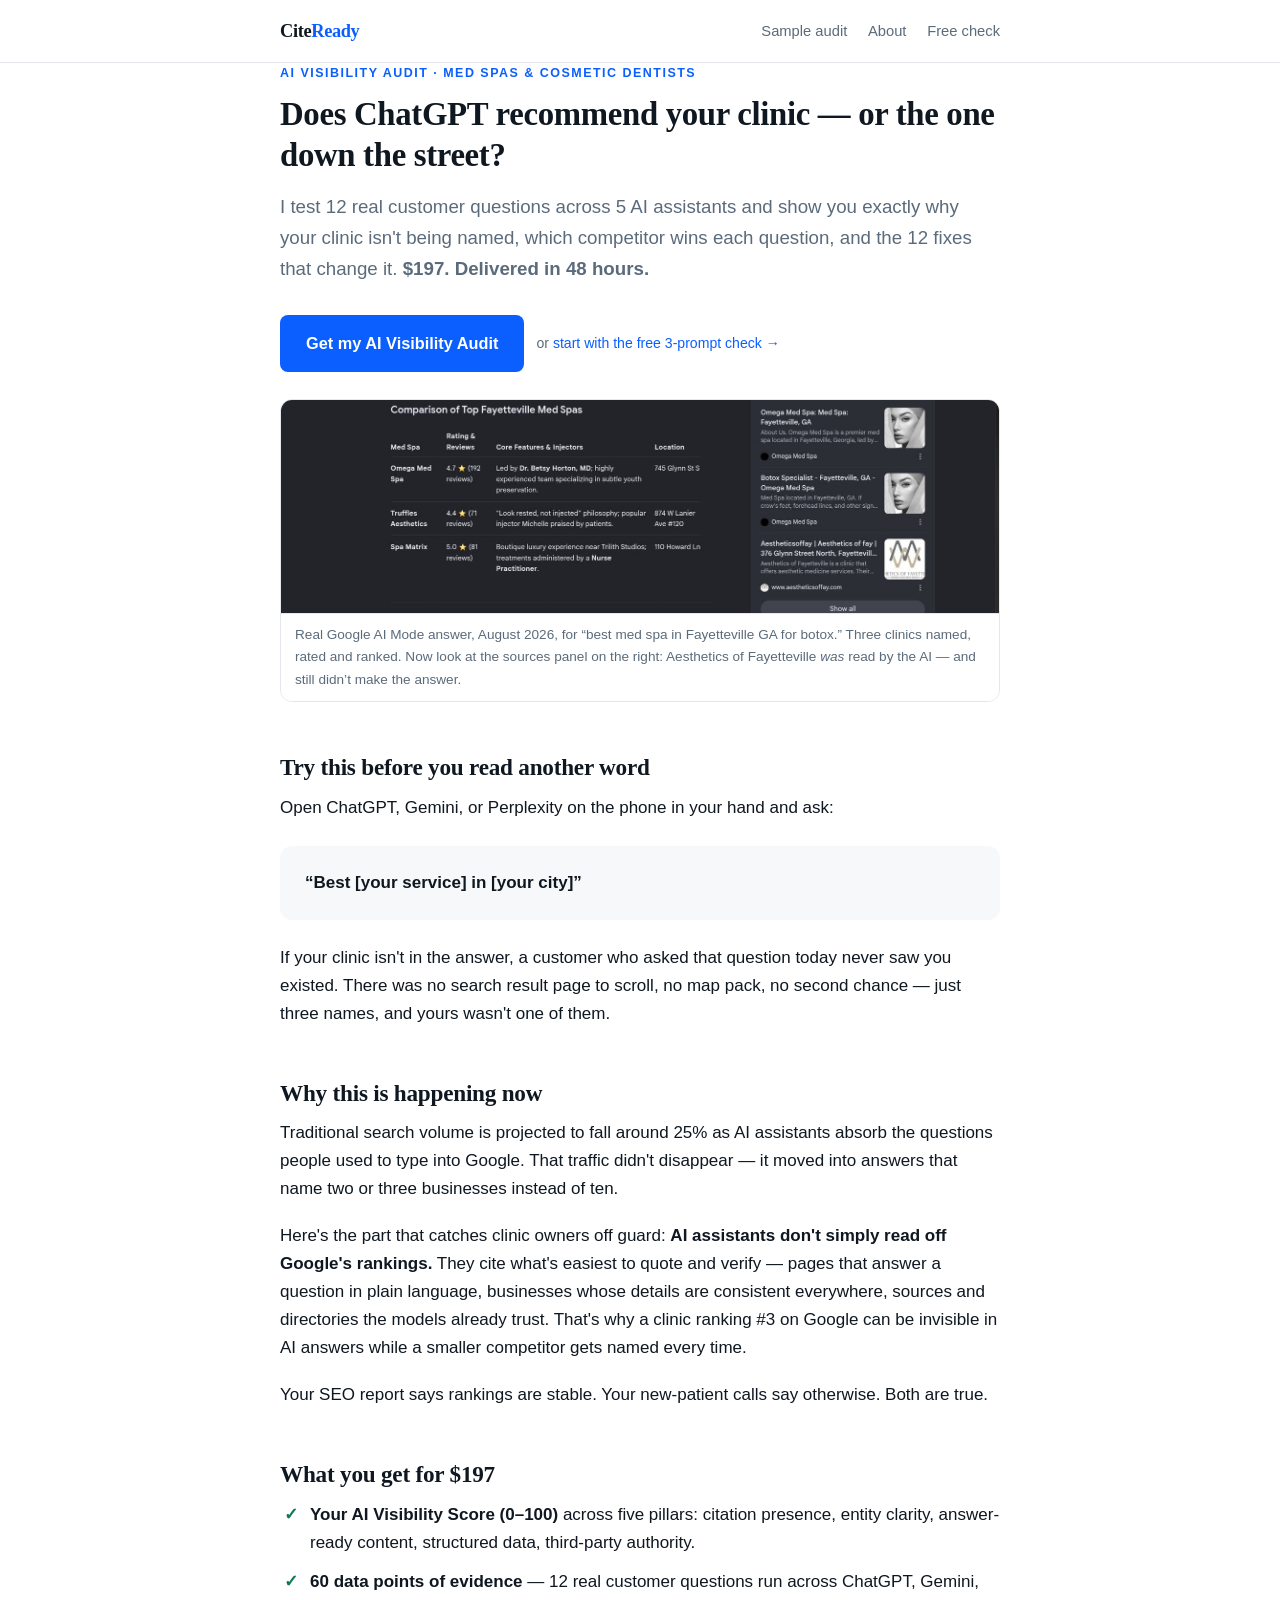
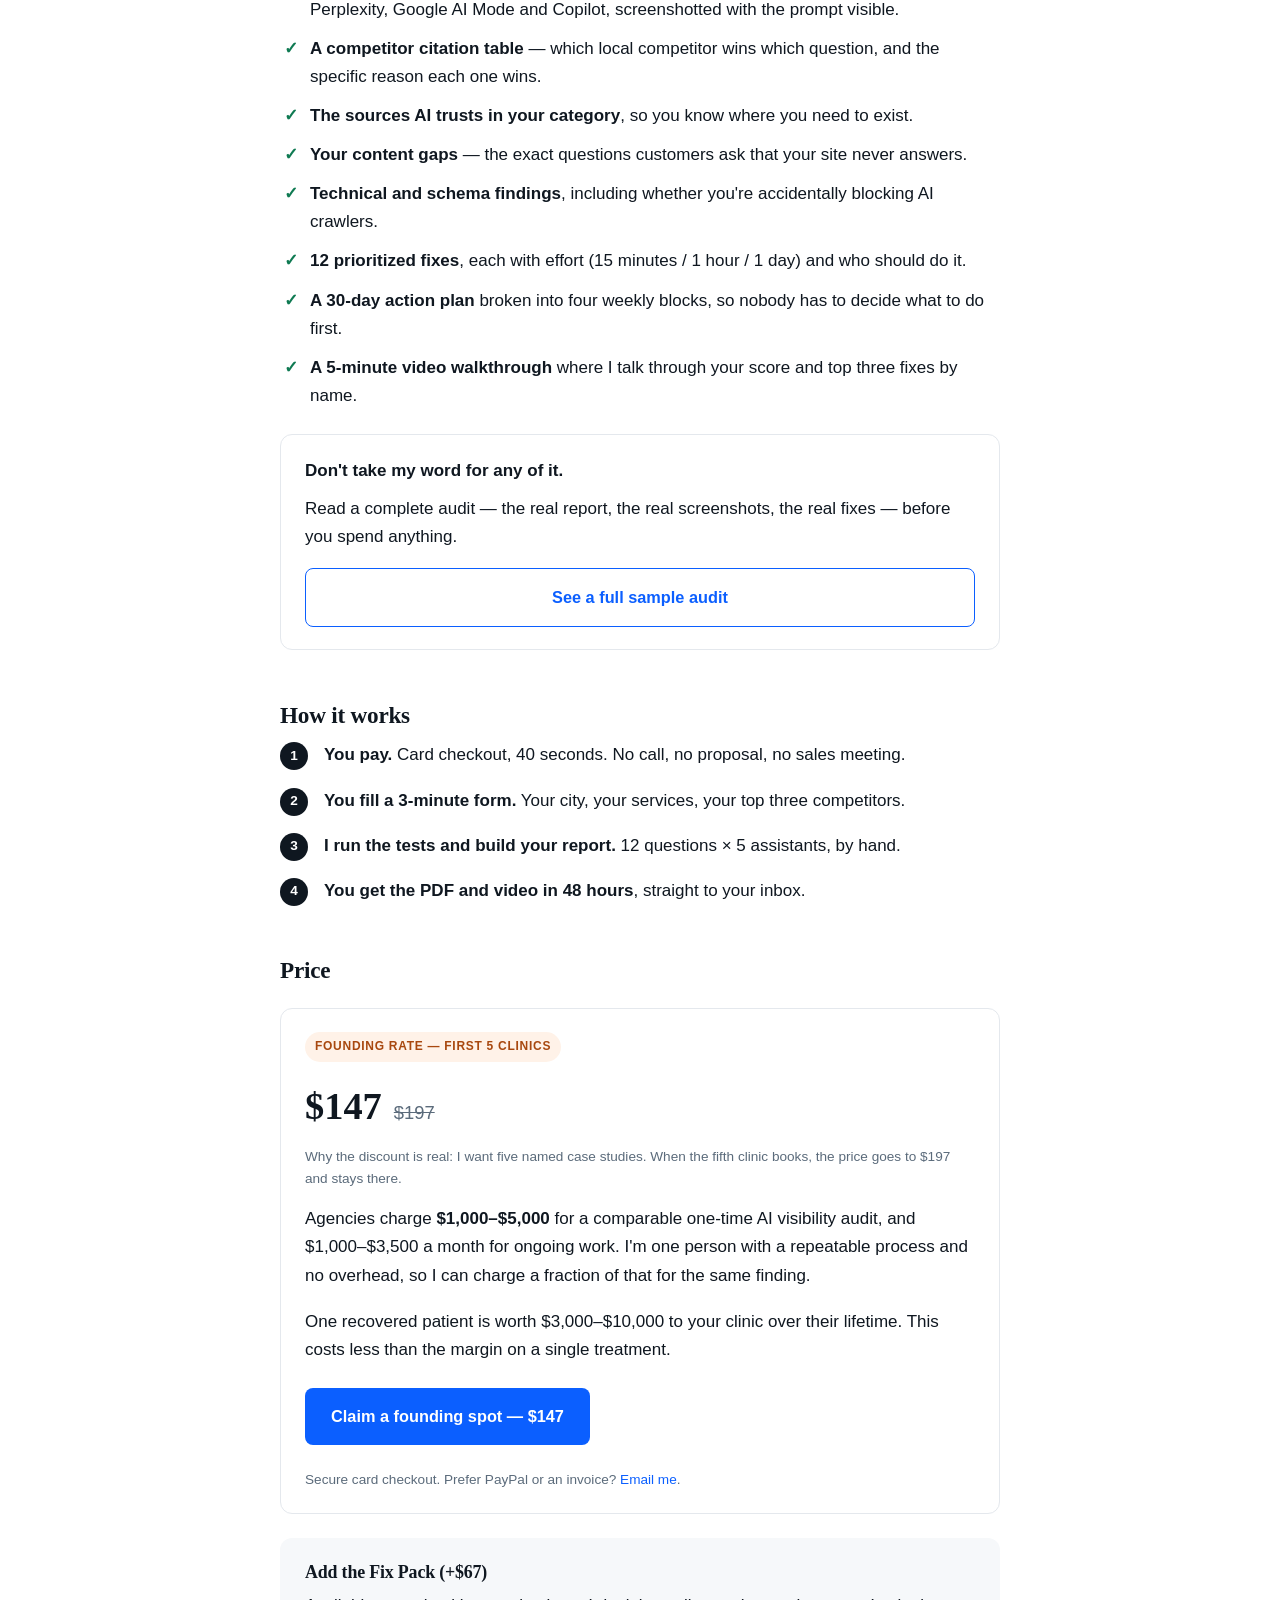
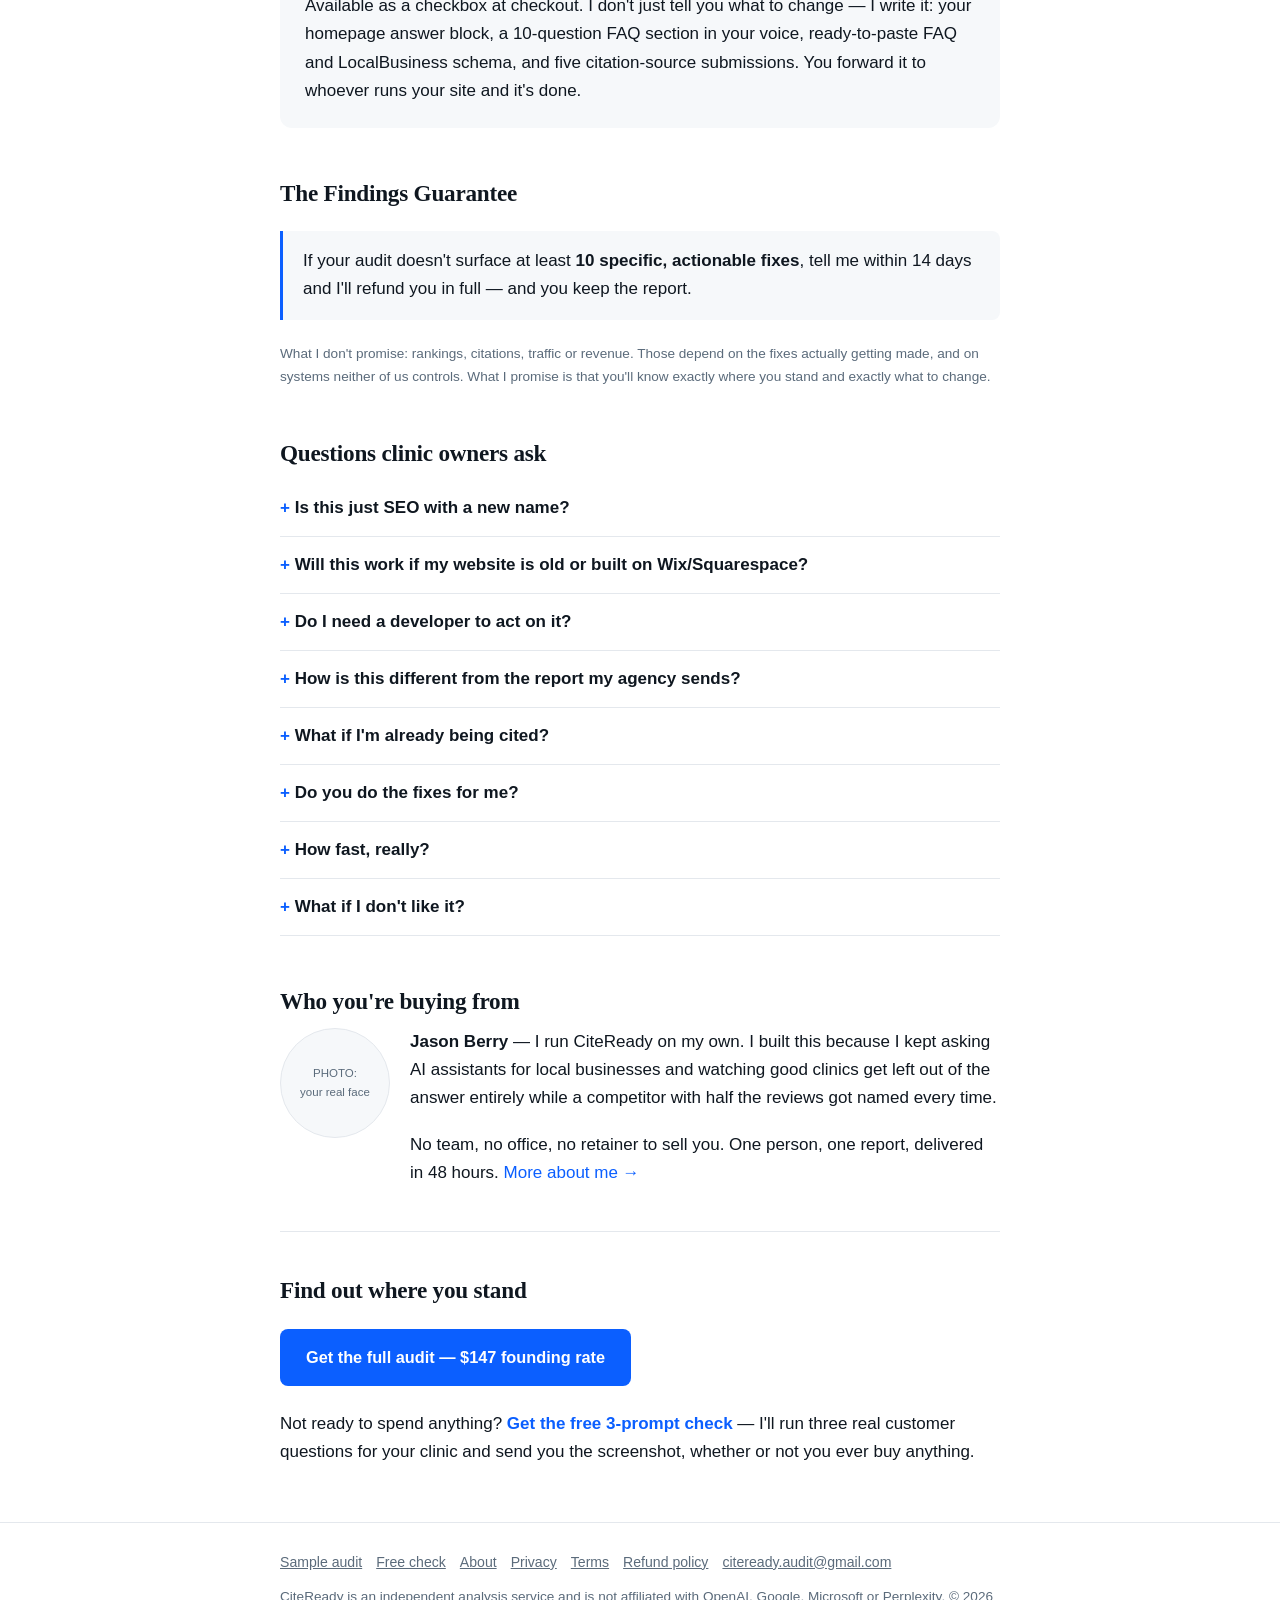
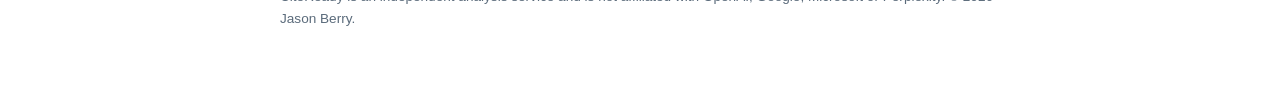
<file: index.html>
<!DOCTYPE html>
<html lang="en">
<head>
<meta charset="utf-8">
<meta name="viewport" content="width=device-width, initial-scale=1">
<title>CiteReady — Does ChatGPT recommend your clinic, or the one down the street?</title>
<meta name="description" content="We test 12 real customer questions across 5 AI assistants and show you exactly why you're not being named — and the 12 fixes that change it. $197, delivered in 48 hours.">
<meta property="og:title" content="Does ChatGPT recommend your clinic — or the one down the street?">
<meta property="og:description" content="An AI Visibility Audit for med spas and cosmetic dentists. 12 prompts, 5 AI assistants, 60 data points, 12 prioritized fixes. $197.">
<meta property="og:type" content="website">
<link rel="stylesheet" href="style.css">
<!-- ANALYTICS: paste your Cloudflare Web Analytics snippet here (Cloudflare dashboard → Web Analytics → add site) -->
</head>
<body>

<header class="site">
  <div class="wrap">
    <a class="logo" href="index.html">Cite<span>Ready</span></a>
    <nav>
      <a href="sample-audit.html">Sample audit</a>
      <a href="about.html">About</a>
      <a href="mini-check.html">Free check</a>
    </nav>
  </div>
</header>

<main class="wrap">

  <section class="hero">
    <p class="eyebrow">AI Visibility Audit · Med spas &amp; cosmetic dentists</p>
    <h1>Does ChatGPT recommend your clinic — or the one down the street?</h1>
    <p class="sub">I test 12 real customer questions across 5 AI assistants and show you exactly why your clinic isn't being named, which competitor wins each question, and the 12 fixes that change it. <strong>$197. Delivered in 48 hours.</strong></p>
    <div class="cta-row">
      <a class="btn" href="https://buy.stripe.com/9B65kD59kgbB9DFe3r8Ra1b">Get my AI Visibility Audit</a>
      <span class="cta-note">or <a href="mini-check.html">start with the free 3-prompt check →</a></span>
    </div>
  </section>

  <div class="proof">
    <img src="proof.jpg" alt="Google AI Mode answering &quot;best med spa in Fayetteville GA for botox&quot; with a comparison table naming three competitor med spas">
    <div class="cap">Real Google AI Mode answer, August 2026, for “best med spa in Fayetteville GA for botox.” Three clinics named, rated and ranked. Now look at the sources panel on the right: Aesthetics of Fayetteville <em>was</em> read by the AI — and still didn’t make the answer.</div>
  </div>

  <h2>Try this before you read another word</h2>
  <p>Open ChatGPT, Gemini, or Perplexity on the phone in your hand and ask:</p>
  <div class="card soft">
    <p style="margin:0"><strong>“Best [your service] in [your city]”</strong></p>
  </div>
  <p>If your clinic isn't in the answer, a customer who asked that question today never saw you existed. There was no search result page to scroll, no map pack, no second chance — just three names, and yours wasn't one of them.</p>

  <h2>Why this is happening now</h2>
  <p>Traditional search volume is projected to fall around 25% as AI assistants absorb the questions people used to type into Google. That traffic didn't disappear — it moved into answers that name two or three businesses instead of ten.</p>
  <p>Here's the part that catches clinic owners off guard: <strong>AI assistants don't simply read off Google's rankings.</strong> They cite what's easiest to quote and verify — pages that answer a question in plain language, businesses whose details are consistent everywhere, sources and directories the models already trust. That's why a clinic ranking #3 on Google can be invisible in AI answers while a smaller competitor gets named every time.</p>
  <p>Your SEO report says rankings are stable. Your new-patient calls say otherwise. Both are true.</p>

  <h2>What you get for $197</h2>
  <ul class="check">
    <li><strong>Your AI Visibility Score (0–100)</strong> across five pillars: citation presence, entity clarity, answer-ready content, structured data, third-party authority.</li>
    <li><strong>60 data points of evidence</strong> — 12 real customer questions run across ChatGPT, Gemini, Perplexity, Google AI Mode and Copilot, screenshotted with the prompt visible.</li>
    <li><strong>A competitor citation table</strong> — which local competitor wins which question, and the specific reason each one wins.</li>
    <li><strong>The sources AI trusts in your category</strong>, so you know where you need to exist.</li>
    <li><strong>Your content gaps</strong> — the exact questions customers ask that your site never answers.</li>
    <li><strong>Technical and schema findings</strong>, including whether you're accidentally blocking AI crawlers.</li>
    <li><strong>12 prioritized fixes</strong>, each with effort (15 minutes / 1 hour / 1 day) and who should do it.</li>
    <li><strong>A 30-day action plan</strong> broken into four weekly blocks, so nobody has to decide what to do first.</li>
    <li><strong>A 5-minute video walkthrough</strong> where I talk through your score and top three fixes by name.</li>
  </ul>

  <div class="card">
    <p style="margin-bottom:.6em"><strong>Don't take my word for any of it.</strong></p>
    <p style="margin-bottom:1em">Read a complete audit — the real report, the real screenshots, the real fixes — before you spend anything.</p>
    <a class="btn ghost block" href="sample-audit.html">See a full sample audit</a>
  </div>

  <h2>How it works</h2>
  <ol class="steps">
    <li><strong>You pay.</strong> Card checkout, 40 seconds. No call, no proposal, no sales meeting.</li>
    <li><strong>You fill a 3-minute form.</strong> Your city, your services, your top three competitors.</li>
    <li><strong>I run the tests and build your report.</strong> 12 questions × 5 assistants, by hand.</li>
    <li><strong>You get the PDF and video in 48 hours</strong>, straight to your inbox.</li>
  </ol>

  <h2>Price</h2>
  <div class="card">
    <p class="pill">Founding rate — first 5 clinics</p>
    <div class="price"><span class="now">$147</span><span class="was">$197</span></div>
    <p class="small">Why the discount is real: I want five named case studies. When the fifth clinic books, the price goes to $197 and stays there.</p>
    <p>Agencies charge <strong>$1,000–$5,000</strong> for a comparable one-time AI visibility audit, and $1,000–$3,500 a month for ongoing work. I'm one person with a repeatable process and no overhead, so I can charge a fraction of that for the same finding.</p>
    <p>One recovered patient is worth $3,000–$10,000 to your clinic over their lifetime. This costs less than the margin on a single treatment.</p>
    <div class="cta-row">
      <a class="btn" href="https://buy.stripe.com/6oU5kD9pAbVl7vx3oN8Ra1a">Claim a founding spot — $147</a>
    </div>
    <p class="small" style="margin-bottom:0">Secure card checkout. Prefer PayPal or an invoice? <a href="mailto:citeready.audit@gmail.com">Email me</a>.</p>
  </div>

  <div class="card soft">
    <h3 style="margin-top:0">Add the Fix Pack (+$67)</h3>
    <p style="margin-bottom:0">Available as a checkbox at checkout. I don't just tell you what to change — I write it: your homepage answer block, a 10-question FAQ section in your voice, ready-to-paste FAQ and LocalBusiness schema, and five citation-source submissions. You forward it to whoever runs your site and it's done.</p>
  </div>

  <h2>The Findings Guarantee</h2>
  <blockquote>
    <p>If your audit doesn't surface at least <strong>10 specific, actionable fixes</strong>, tell me within 14 days and I'll refund you in full — and you keep the report.</p>
  </blockquote>
  <p class="small">What I don't promise: rankings, citations, traffic or revenue. Those depend on the fixes actually getting made, and on systems neither of us controls. What I promise is that you'll know exactly where you stand and exactly what to change.</p>

  <h2>Questions clinic owners ask</h2>
  <details><summary>Is this just SEO with a new name?</summary><p>No. SEO asks "where do we rank on a results page." This asks "are we named in the answer, and if not, who is and why." Different signals, different fixes, different report. It complements the SEO you already pay for — and it usually explains why that SEO stopped producing calls.</p></details>
  <details><summary>Will this work if my website is old or built on Wix/Squarespace?</summary><p>Yes. Most of the 12 fixes are content and profile changes, not rebuilds. Platform barely matters; being quotable does.</p></details>
  <details><summary>Do I need a developer to act on it?</summary><p>Usually not. Every fix is labeled by effort and by who should do it — most are front-desk or marketing tasks. Two or three may need whoever manages your site. If you'd rather not touch any of it, the Fix Pack writes the pieces for you.</p></details>
  <details><summary>How is this different from the report my agency sends?</summary><p>Your agency's report shows Google rankings and traffic. This shows the actual words five AI assistants say about your clinic to a prospective patient, with screenshots. Bring it to your agency — most will thank you for it.</p></details>
  <details><summary>What if I'm already being cited?</summary><p>Then you'll get a high score, proof of it, and the specific gaps that keep you from winning the remaining prompts — including which competitor is closest behind you. Knowing you're winning is worth knowing too.</p></details>
  <details><summary>Do you do the fixes for me?</summary><p>The audit is analysis. The Fix Pack (+$67) writes your content and schema. If you want it all implemented, I offer an Implementation Sprint to audit clients afterward.</p></details>
  <details><summary>How fast, really?</summary><p>48 hours from the moment your intake form arrives, and I reply to emails within one business day. If I'm ever going to miss that, you'll hear it from me first.</p></details>
  <details><summary>What if I don't like it?</summary><p>The Findings Guarantee above. No forms, no interrogation — one email and you're refunded.</p></details>

  <h2>Who you're buying from</h2>
  <div class="founder">
    <div class="ph">PHOTO:<br>your real face</div>
    <div>
      <p><strong>Jason Berry</strong> — I run CiteReady on my own. I built this because I kept asking AI assistants for local businesses and watching good clinics get left out of the answer entirely while a competitor with half the reviews got named every time.</p>
      <p style="margin-bottom:0">No team, no office, no retainer to sell you. One person, one report, delivered in 48 hours. <a href="about.html">More about me →</a></p>
    </div>
  </div>

  <hr>

  <h2 style="margin-top:0">Find out where you stand</h2>
  <div class="cta-row">
    <a class="btn" href="https://buy.stripe.com/6oU5kD9pAbVl7vx3oN8Ra1a">Get the full audit — $147 founding rate</a>
  </div>
  <p>Not ready to spend anything? <a href="mini-check.html"><strong>Get the free 3-prompt check</strong></a> — I'll run three real customer questions for your clinic and send you the screenshot, whether or not you ever buy anything.</p>

</main>

<footer class="site">
  <div class="wrap">
    <div class="row">
      <a href="sample-audit.html">Sample audit</a>
      <a href="mini-check.html">Free check</a>
      <a href="about.html">About</a>
      <a href="legal.html#privacy">Privacy</a>
      <a href="legal.html#terms">Terms</a>
      <a href="legal.html#refund">Refund policy</a>
      <a href="mailto:citeready.audit@gmail.com">citeready.audit@gmail.com</a>
    </div>
    <p class="small">CiteReady is an independent analysis service and is not affiliated with OpenAI, Google, Microsoft or Perplexity. © <span id="y">2026</span> Jason Berry.</p>
  </div>
</footer>
<script>document.getElementById('y').textContent=new Date().getFullYear()</script>
</body>
</html>
</file>
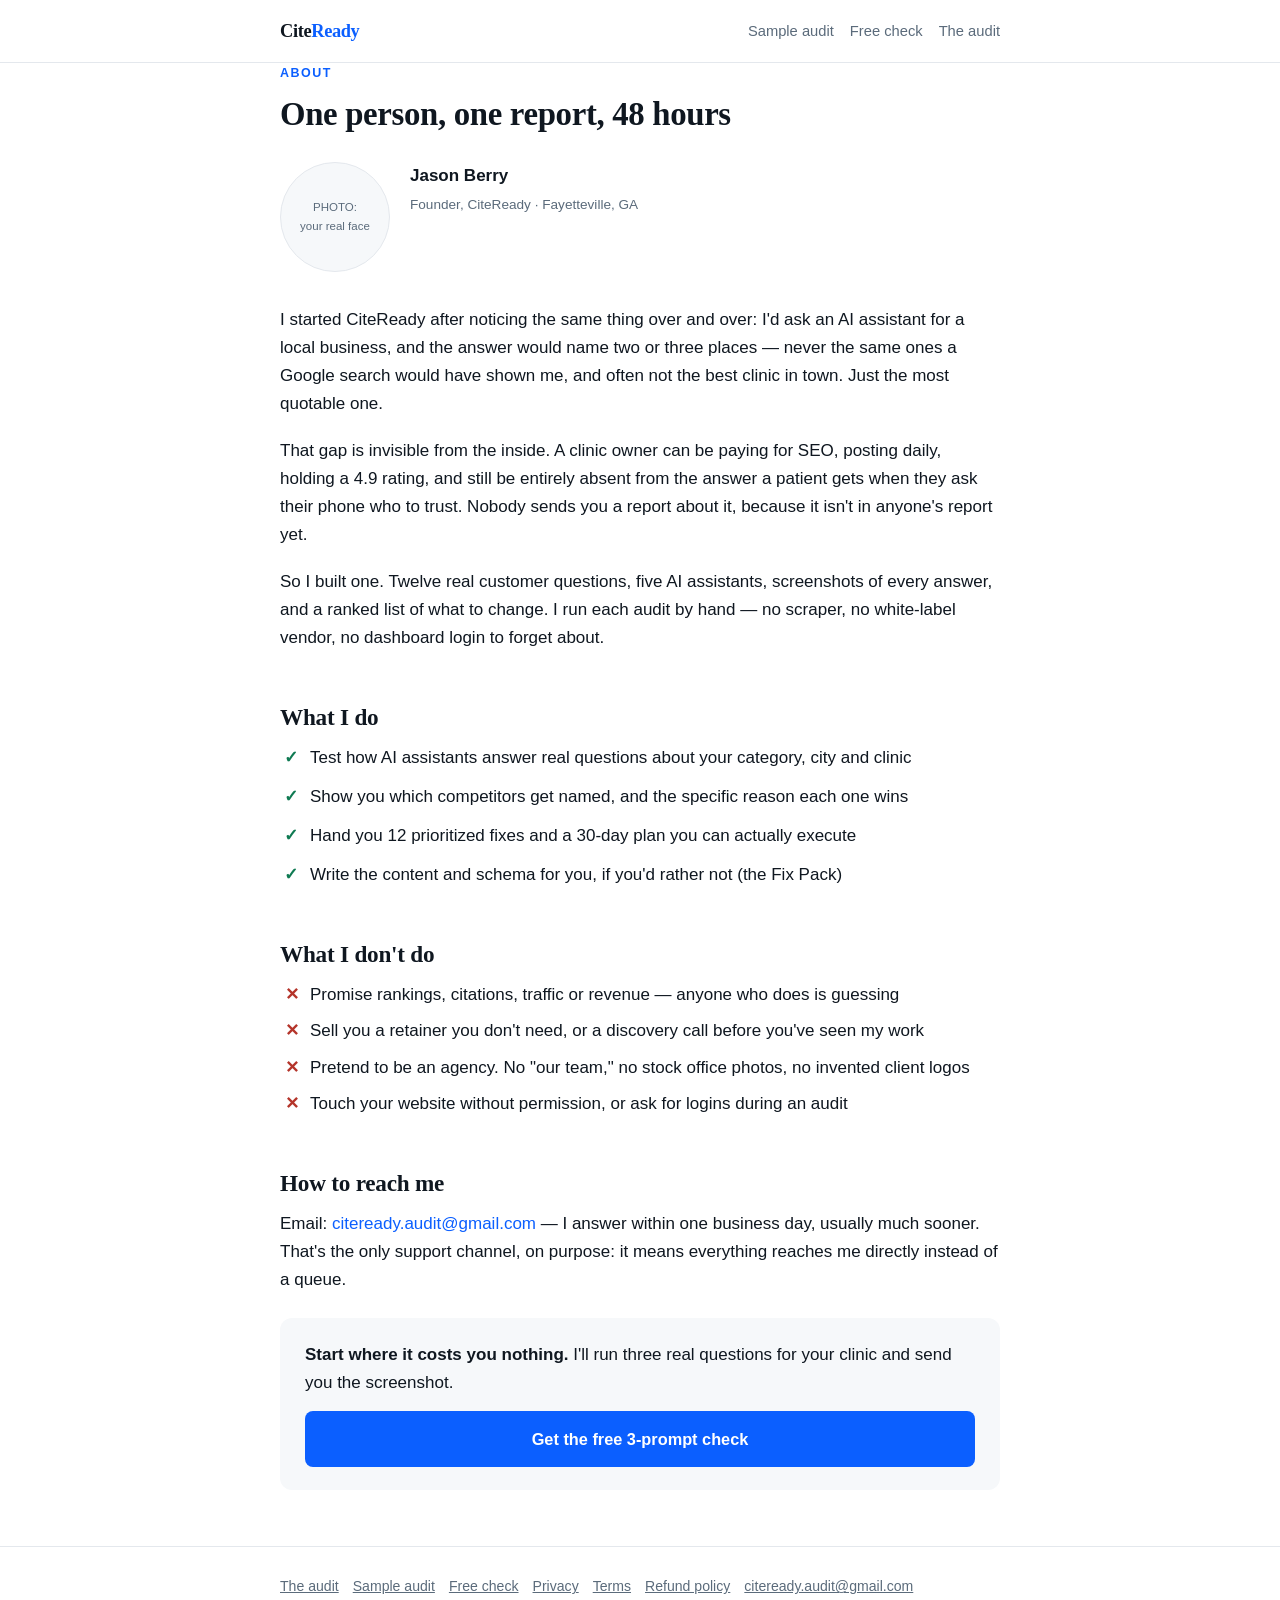
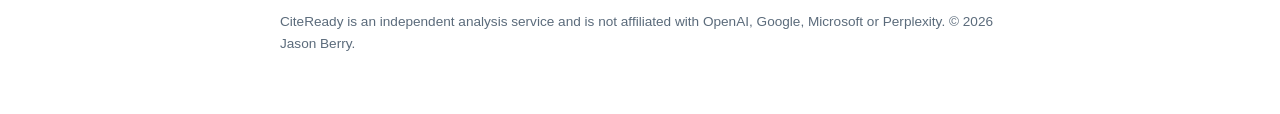
<file: about.html>
<!DOCTYPE html>
<html lang="en">
<head>
<meta charset="utf-8">
<meta name="viewport" content="width=device-width, initial-scale=1">
<title>About — CiteReady</title>
<meta name="description" content="CiteReady is run by one person. Here's who, and what I do and don't do.">
<link rel="stylesheet" href="style.css">
<!-- ANALYTICS: paste your Cloudflare Web Analytics snippet here -->
</head>
<body>
<header class="site">
  <div class="wrap">
    <a class="logo" href="index.html">Cite<span>Ready</span></a>
    <nav><a href="sample-audit.html">Sample audit</a><a href="mini-check.html">Free check</a><a href="index.html">The audit</a></nav>
  </div>
</header>

<main class="wrap">
  <p class="eyebrow">About</p>
  <h1>One person, one report, 48 hours</h1>

  <div class="founder" style="margin:1.6em 0 2em">
    <div class="ph">PHOTO:<br>your real face</div>
    <div>
      <p style="margin-bottom:0"><strong>Jason Berry</strong><br><span class="small">Founder, CiteReady · Fayetteville, GA</span></p>
    </div>
  </div>

  <p>I started CiteReady after noticing the same thing over and over: I'd ask an AI assistant for a local business, and the answer would name two or three places — never the same ones a Google search would have shown me, and often not the best clinic in town. Just the most quotable one.</p>
  <p>That gap is invisible from the inside. A clinic owner can be paying for SEO, posting daily, holding a 4.9 rating, and still be entirely absent from the answer a patient gets when they ask their phone who to trust. Nobody sends you a report about it, because it isn't in anyone's report yet.</p>
  <p>So I built one. Twelve real customer questions, five AI assistants, screenshots of every answer, and a ranked list of what to change. I run each audit by hand — no scraper, no white-label vendor, no dashboard login to forget about.</p>

  <h2>What I do</h2>
  <ul class="check">
    <li>Test how AI assistants answer real questions about your category, city and clinic</li>
    <li>Show you which competitors get named, and the specific reason each one wins</li>
    <li>Hand you 12 prioritized fixes and a 30-day plan you can actually execute</li>
    <li>Write the content and schema for you, if you'd rather not (the Fix Pack)</li>
  </ul>

  <h2>What I don't do</h2>
  <ul class="x">
    <li>Promise rankings, citations, traffic or revenue — anyone who does is guessing</li>
    <li>Sell you a retainer you don't need, or a discovery call before you've seen my work</li>
    <li>Pretend to be an agency. No "our team," no stock office photos, no invented client logos</li>
    <li>Touch your website without permission, or ask for logins during an audit</li>
  </ul>

  <h2>How to reach me</h2>
  <p>Email: <a href="mailto:citeready.audit@gmail.com">citeready.audit@gmail.com</a> — I answer within one business day, usually much sooner. That's the only support channel, on purpose: it means everything reaches me directly instead of a queue.</p>

  <div class="card soft">
    <p style="margin-bottom:.8em"><strong>Start where it costs you nothing.</strong> I'll run three real questions for your clinic and send you the screenshot.</p>
    <a class="btn block" href="mini-check.html">Get the free 3-prompt check</a>
  </div>
</main>

<footer class="site">
  <div class="wrap">
    <div class="row">
      <a href="index.html">The audit</a><a href="sample-audit.html">Sample audit</a><a href="mini-check.html">Free check</a>
      <a href="legal.html#privacy">Privacy</a><a href="legal.html#terms">Terms</a><a href="legal.html#refund">Refund policy</a>
      <a href="mailto:citeready.audit@gmail.com">citeready.audit@gmail.com</a>
    </div>
    <p class="small">CiteReady is an independent analysis service and is not affiliated with OpenAI, Google, Microsoft or Perplexity. © <span id="y">2026</span> Jason Berry.</p>
  </div>
</footer>
<script>document.getElementById('y').textContent=new Date().getFullYear()</script>
</body>
</html>
</file>
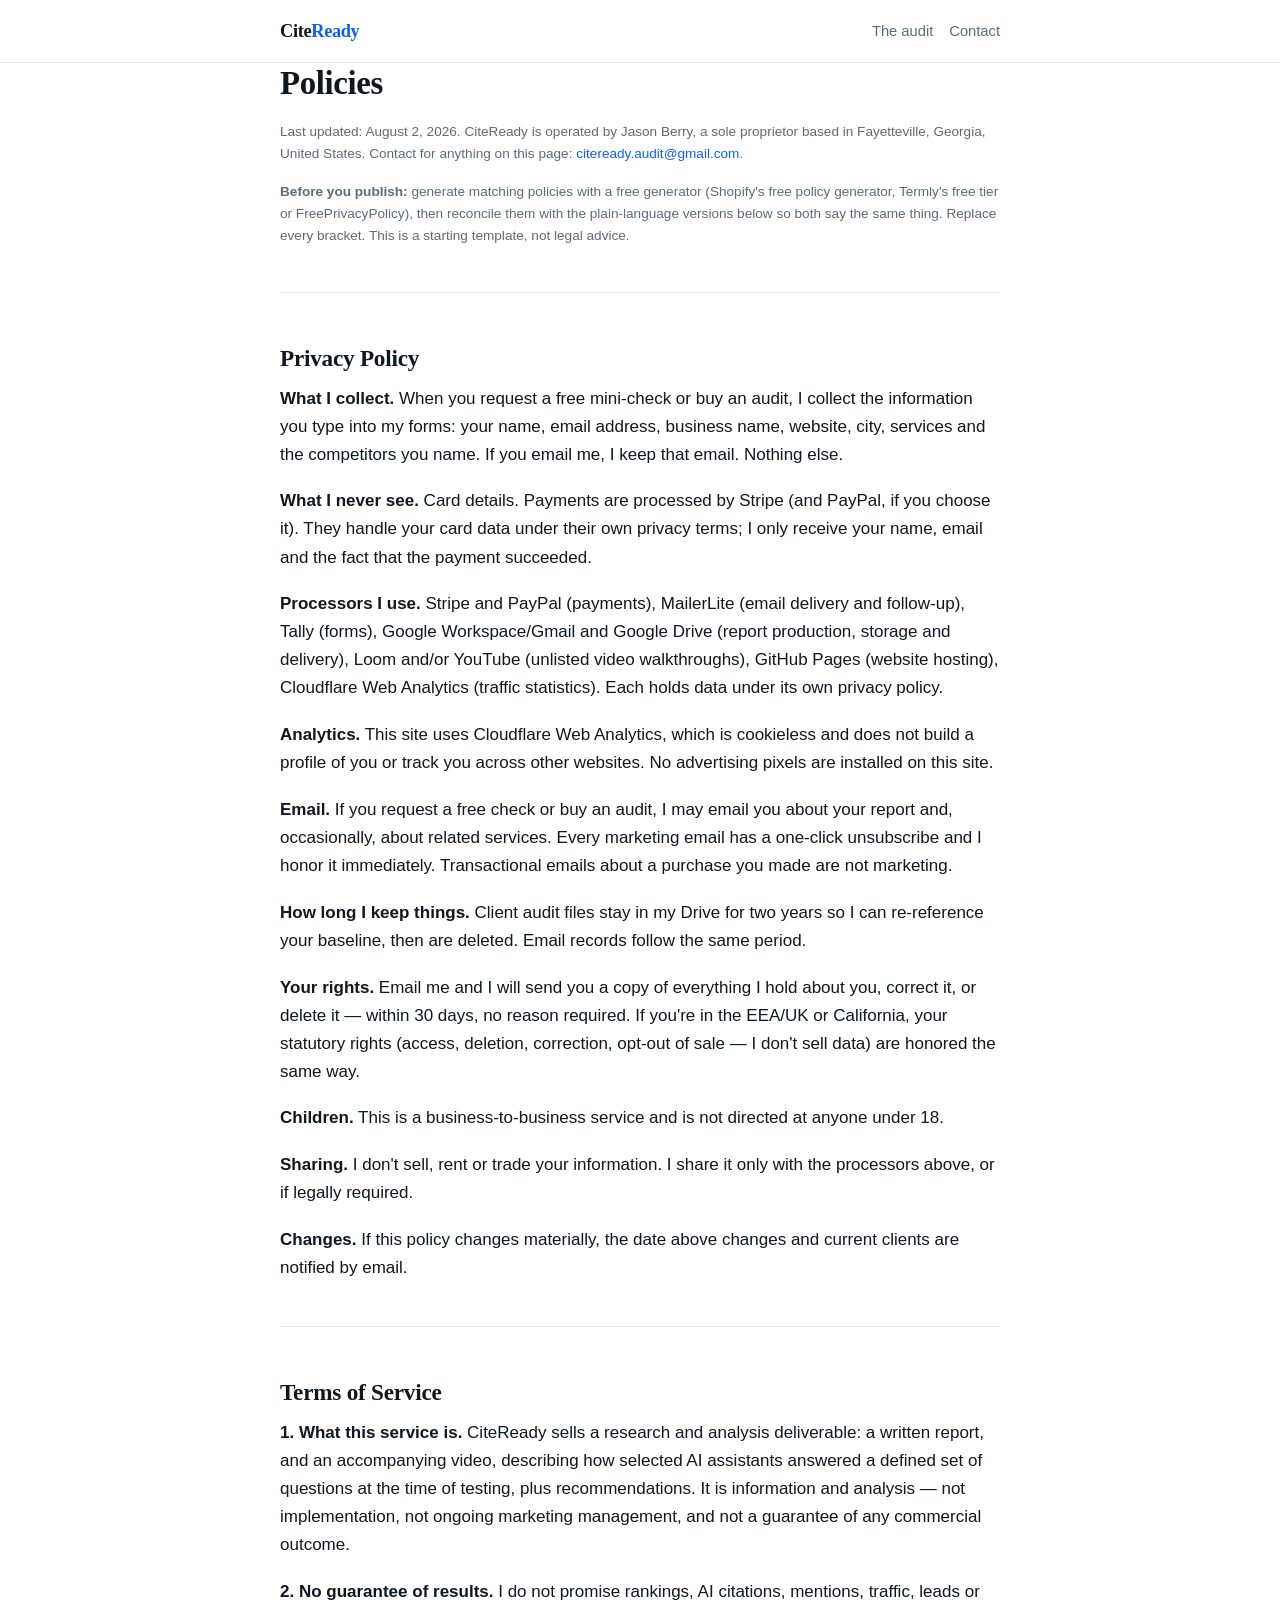
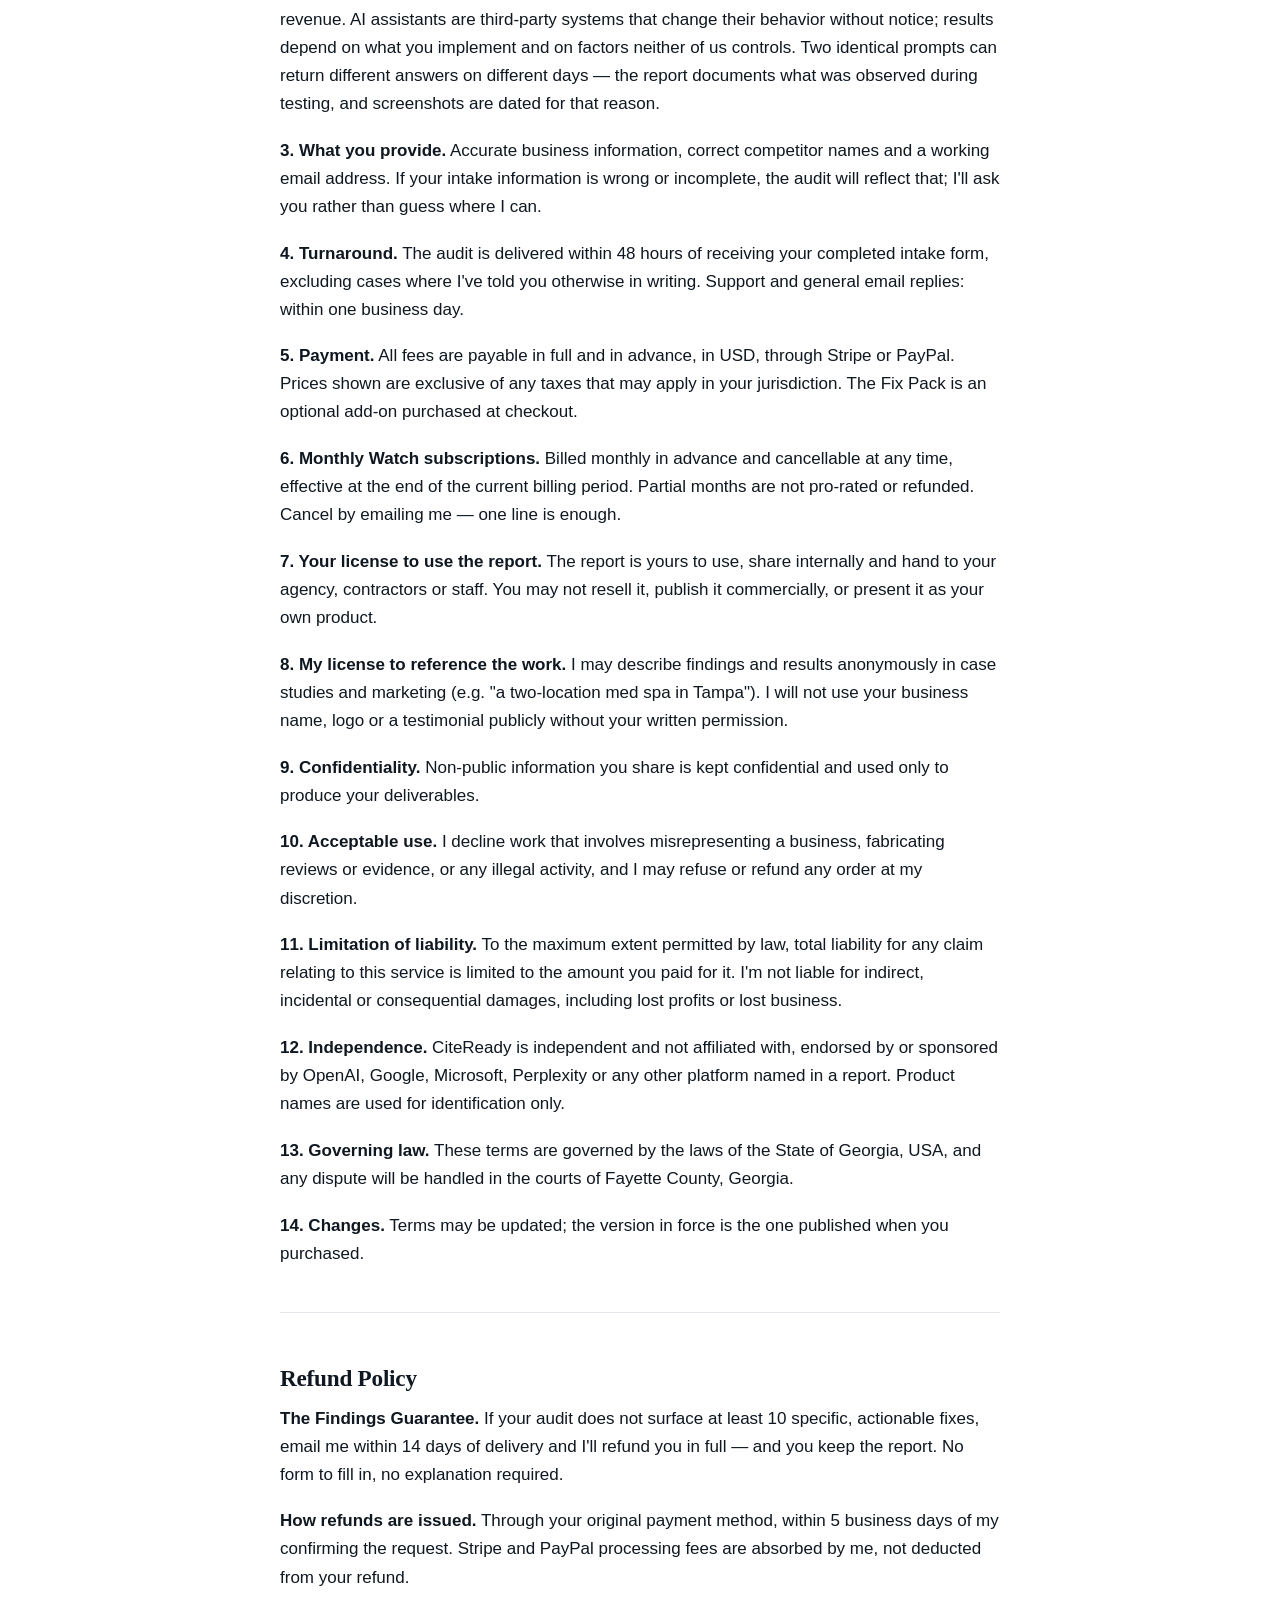
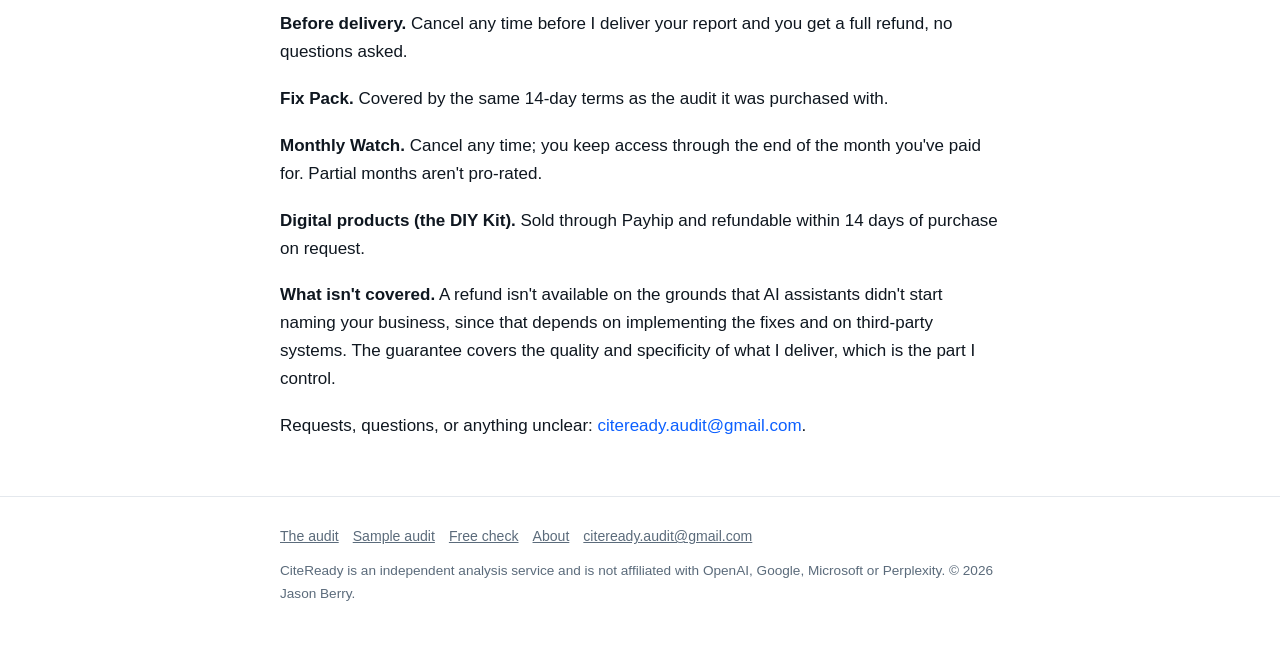
<file: legal.html>
<!DOCTYPE html>
<html lang="en">
<head>
<meta charset="utf-8">
<meta name="viewport" content="width=device-width, initial-scale=1">
<title>Privacy, Terms &amp; Refund Policy — CiteReady</title>
<link rel="stylesheet" href="style.css">
<!-- ANALYTICS: paste your Cloudflare Web Analytics snippet here -->
</head>
<body>
<header class="site">
  <div class="wrap">
    <a class="logo" href="index.html">Cite<span>Ready</span></a>
    <nav><a href="index.html">The audit</a><a href="mailto:citeready.audit@gmail.com">Contact</a></nav>
  </div>
</header>

<main class="wrap">
  <h1>Policies</h1>
  <p class="small">Last updated: August 2, 2026. CiteReady is operated by Jason Berry, a sole proprietor based in Fayetteville, Georgia, United States. Contact for anything on this page: <a href="mailto:citeready.audit@gmail.com">citeready.audit@gmail.com</a>.</p>
  <p class="small"><strong>Before you publish:</strong> generate matching policies with a free generator (Shopify's free policy generator, Termly's free tier or FreePrivacyPolicy), then reconcile them with the plain-language versions below so both say the same thing. Replace every bracket. This is a starting template, not legal advice.</p>

  <hr>

  <h2 id="privacy">Privacy Policy</h2>
  <p><strong>What I collect.</strong> When you request a free mini-check or buy an audit, I collect the information you type into my forms: your name, email address, business name, website, city, services and the competitors you name. If you email me, I keep that email. Nothing else.</p>
  <p><strong>What I never see.</strong> Card details. Payments are processed by Stripe (and PayPal, if you choose it). They handle your card data under their own privacy terms; I only receive your name, email and the fact that the payment succeeded.</p>
  <p><strong>Processors I use.</strong> Stripe and PayPal (payments), MailerLite (email delivery and follow-up), Tally (forms), Google Workspace/Gmail and Google Drive (report production, storage and delivery), Loom and/or YouTube (unlisted video walkthroughs), GitHub Pages (website hosting), Cloudflare Web Analytics (traffic statistics). Each holds data under its own privacy policy.</p>
  <p><strong>Analytics.</strong> This site uses Cloudflare Web Analytics, which is cookieless and does not build a profile of you or track you across other websites. No advertising pixels are installed on this site.</p>
  <p><strong>Email.</strong> If you request a free check or buy an audit, I may email you about your report and, occasionally, about related services. Every marketing email has a one-click unsubscribe and I honor it immediately. Transactional emails about a purchase you made are not marketing.</p>
  <p><strong>How long I keep things.</strong> Client audit files stay in my Drive for two years so I can re-reference your baseline, then are deleted. Email records follow the same period.</p>
  <p><strong>Your rights.</strong> Email me and I will send you a copy of everything I hold about you, correct it, or delete it — within 30 days, no reason required. If you're in the EEA/UK or California, your statutory rights (access, deletion, correction, opt-out of sale — I don't sell data) are honored the same way.</p>
  <p><strong>Children.</strong> This is a business-to-business service and is not directed at anyone under 18.</p>
  <p><strong>Sharing.</strong> I don't sell, rent or trade your information. I share it only with the processors above, or if legally required.</p>
  <p><strong>Changes.</strong> If this policy changes materially, the date above changes and current clients are notified by email.</p>

  <hr>

  <h2 id="terms">Terms of Service</h2>
  <p><strong>1. What this service is.</strong> CiteReady sells a research and analysis deliverable: a written report, and an accompanying video, describing how selected AI assistants answered a defined set of questions at the time of testing, plus recommendations. It is information and analysis — not implementation, not ongoing marketing management, and not a guarantee of any commercial outcome.</p>
  <p><strong>2. No guarantee of results.</strong> I do not promise rankings, AI citations, mentions, traffic, leads or revenue. AI assistants are third-party systems that change their behavior without notice; results depend on what you implement and on factors neither of us controls. Two identical prompts can return different answers on different days — the report documents what was observed during testing, and screenshots are dated for that reason.</p>
  <p><strong>3. What you provide.</strong> Accurate business information, correct competitor names and a working email address. If your intake information is wrong or incomplete, the audit will reflect that; I'll ask you rather than guess where I can.</p>
  <p><strong>4. Turnaround.</strong> The audit is delivered within 48 hours of receiving your completed intake form, excluding cases where I've told you otherwise in writing. Support and general email replies: within one business day.</p>
  <p><strong>5. Payment.</strong> All fees are payable in full and in advance, in USD, through Stripe or PayPal. Prices shown are exclusive of any taxes that may apply in your jurisdiction. The Fix Pack is an optional add-on purchased at checkout.</p>
  <p><strong>6. Monthly Watch subscriptions.</strong> Billed monthly in advance and cancellable at any time, effective at the end of the current billing period. Partial months are not pro-rated or refunded. Cancel by emailing me — one line is enough.</p>
  <p><strong>7. Your license to use the report.</strong> The report is yours to use, share internally and hand to your agency, contractors or staff. You may not resell it, publish it commercially, or present it as your own product.</p>
  <p><strong>8. My license to reference the work.</strong> I may describe findings and results anonymously in case studies and marketing (e.g. "a two-location med spa in Tampa"). I will not use your business name, logo or a testimonial publicly without your written permission.</p>
  <p><strong>9. Confidentiality.</strong> Non-public information you share is kept confidential and used only to produce your deliverables.</p>
  <p><strong>10. Acceptable use.</strong> I decline work that involves misrepresenting a business, fabricating reviews or evidence, or any illegal activity, and I may refuse or refund any order at my discretion.</p>
  <p><strong>11. Limitation of liability.</strong> To the maximum extent permitted by law, total liability for any claim relating to this service is limited to the amount you paid for it. I'm not liable for indirect, incidental or consequential damages, including lost profits or lost business.</p>
  <p><strong>12. Independence.</strong> CiteReady is independent and not affiliated with, endorsed by or sponsored by OpenAI, Google, Microsoft, Perplexity or any other platform named in a report. Product names are used for identification only.</p>
  <p><strong>13. Governing law.</strong> These terms are governed by the laws of the State of Georgia, USA, and any dispute will be handled in the courts of Fayette County, Georgia.</p>
  <p><strong>14. Changes.</strong> Terms may be updated; the version in force is the one published when you purchased.</p>

  <hr>

  <h2 id="refund">Refund Policy</h2>
  <p><strong>The Findings Guarantee.</strong> If your audit does not surface at least 10 specific, actionable fixes, email me within 14 days of delivery and I'll refund you in full — and you keep the report. No form to fill in, no explanation required.</p>
  <p><strong>How refunds are issued.</strong> Through your original payment method, within 5 business days of my confirming the request. Stripe and PayPal processing fees are absorbed by me, not deducted from your refund.</p>
  <p><strong>Before delivery.</strong> Cancel any time before I deliver your report and you get a full refund, no questions asked.</p>
  <p><strong>Fix Pack.</strong> Covered by the same 14-day terms as the audit it was purchased with.</p>
  <p><strong>Monthly Watch.</strong> Cancel any time; you keep access through the end of the month you've paid for. Partial months aren't pro-rated.</p>
  <p><strong>Digital products (the DIY Kit).</strong> Sold through Payhip and refundable within 14 days of purchase on request.</p>
  <p><strong>What isn't covered.</strong> A refund isn't available on the grounds that AI assistants didn't start naming your business, since that depends on implementing the fixes and on third-party systems. The guarantee covers the quality and specificity of what I deliver, which is the part I control.</p>
  <p>Requests, questions, or anything unclear: <a href="mailto:citeready.audit@gmail.com">citeready.audit@gmail.com</a>.</p>
</main>

<footer class="site">
  <div class="wrap">
    <div class="row">
      <a href="index.html">The audit</a><a href="sample-audit.html">Sample audit</a><a href="mini-check.html">Free check</a><a href="about.html">About</a>
      <a href="mailto:citeready.audit@gmail.com">citeready.audit@gmail.com</a>
    </div>
    <p class="small">CiteReady is an independent analysis service and is not affiliated with OpenAI, Google, Microsoft or Perplexity. © <span id="y">2026</span> Jason Berry.</p>
  </div>
</footer>
<script>document.getElementById('y').textContent=new Date().getFullYear()</script>
</body>
</html>
</file>
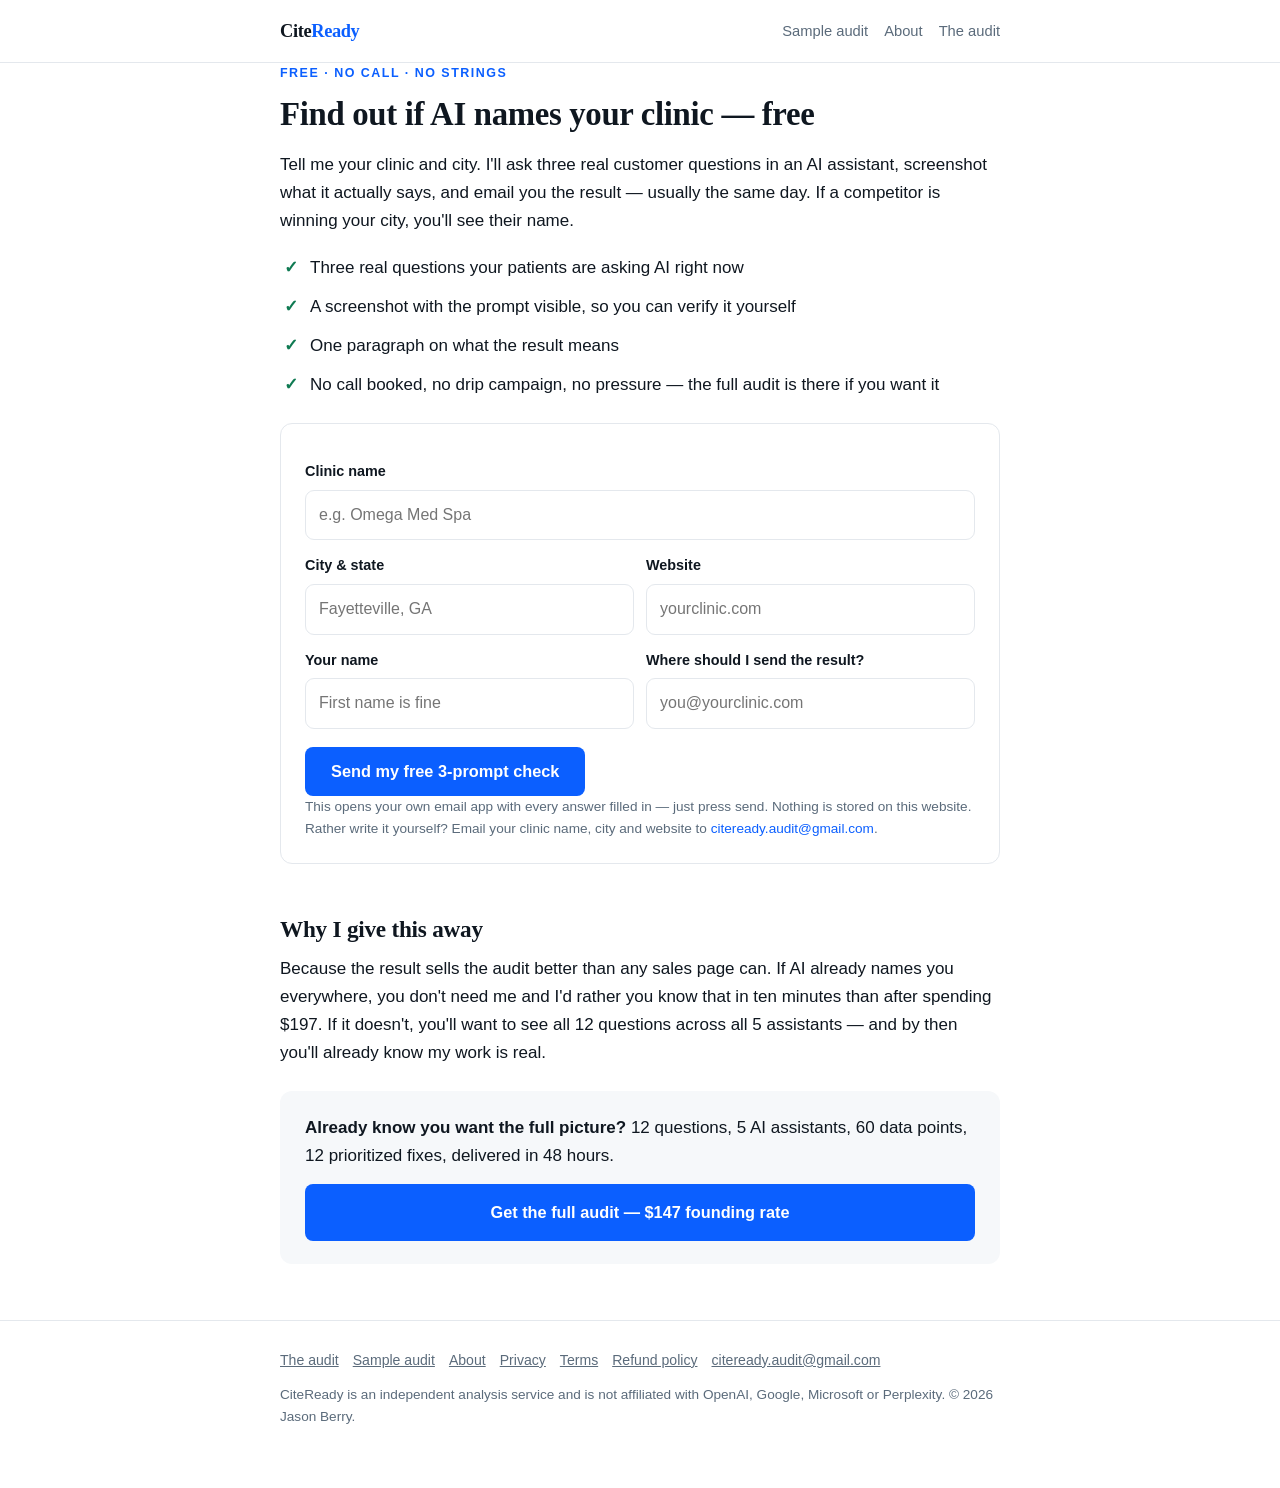
<file: mini-check.html>
<!DOCTYPE html>
<html lang="en">
<head>
<meta charset="utf-8">
<meta name="viewport" content="width=device-width, initial-scale=1">
<title>Free AI Visibility Mini-Check — CiteReady</title>
<meta name="description" content="I'll run three real customer questions for your clinic through AI assistants and send you the screenshot. Free, no call, no strings.">
<link rel="stylesheet" href="style.css">
<!-- ANALYTICS: paste your Cloudflare Web Analytics snippet here -->
</head>
<body>
<header class="site">
  <div class="wrap">
    <a class="logo" href="index.html">Cite<span>Ready</span></a>
    <nav><a href="sample-audit.html">Sample audit</a><a href="about.html">About</a><a href="index.html">The audit</a></nav>
  </div>
</header>

<main class="wrap">
  <p class="eyebrow">Free · No call · No strings</p>
  <h1>Find out if AI names your clinic — free</h1>
  <p class="sub">Tell me your clinic and city. I'll ask three real customer questions in an AI assistant, screenshot what it actually says, and email you the result — usually the same day. If a competitor is winning your city, you'll see their name.</p>

  <ul class="check">
    <li>Three real questions your patients are asking AI right now</li>
    <li>A screenshot with the prompt visible, so you can verify it yourself</li>
    <li>One paragraph on what the result means</li>
    <li>No call booked, no drip campaign, no pressure — the full audit is there if you want it</li>
  </ul>

  <div class="card">
    <form class="st" id="f" novalidate>
      <label for="clinic">Clinic name</label>
      <input id="clinic" type="text" autocomplete="organization" placeholder="e.g. Omega Med Spa">

      <div class="row2">
        <div>
          <label for="city">City &amp; state</label>
          <input id="city" type="text" autocomplete="address-level2" placeholder="Fayetteville, GA">
        </div>
        <div>
          <label for="site">Website</label>
          <input id="site" type="text" autocomplete="url" placeholder="yourclinic.com">
        </div>
      </div>

      <div class="row2">
        <div>
          <label for="who">Your name</label>
          <input id="who" type="text" autocomplete="name" placeholder="First name is fine">
        </div>
        <div>
          <label for="email">Where should I send the result?</label>
          <input id="email" type="email" autocomplete="email" placeholder="you@yourclinic.com">
        </div>
      </div>

      <button class="btn block" type="submit">Send my free 3-prompt check</button>
      <p class="err" id="e">Please add your clinic name, city and email so I know what to run.</p>
      <p class="small" style="margin-bottom:0">This opens your own email app with every answer filled in &mdash; just press send. Nothing is stored on this website.</p>
    </form>
    <p class="small" style="margin-bottom:0">Rather write it yourself? Email your clinic name, city and website to <a href="mailto:citeready.audit@gmail.com">citeready.audit@gmail.com</a>.</p>
  </div>

  <h2>Why I give this away</h2>
  <p>Because the result sells the audit better than any sales page can. If AI already names you everywhere, you don't need me and I'd rather you know that in ten minutes than after spending $197. If it doesn't, you'll want to see all 12 questions across all 5 assistants — and by then you'll already know my work is real.</p>

  <div class="card soft">
    <p style="margin-bottom:.8em"><strong>Already know you want the full picture?</strong> 12 questions, 5 AI assistants, 60 data points, 12 prioritized fixes, delivered in 48 hours.</p>
    <a class="btn block" href="https://buy.stripe.com/6oU5kD9pAbVl7vx3oN8Ra1a">Get the full audit — $147 founding rate</a>
  </div>
</main>

<footer class="site">
  <div class="wrap">
    <div class="row">
      <a href="index.html">The audit</a><a href="sample-audit.html">Sample audit</a><a href="about.html">About</a>
      <a href="legal.html#privacy">Privacy</a><a href="legal.html#terms">Terms</a><a href="legal.html#refund">Refund policy</a>
      <a href="mailto:citeready.audit@gmail.com">citeready.audit@gmail.com</a>
    </div>
    <p class="small">CiteReady is an independent analysis service and is not affiliated with OpenAI, Google, Microsoft or Perplexity. © <span id="y">2026</span> Jason Berry.</p>
  </div>
</footer>

<script>
(function(){
  var f=document.getElementById('f'),e=document.getElementById('e');
  function v(id){var el=document.getElementById(id);return el?(el.value||'').trim():''}
  f.addEventListener('submit',function(ev){
    ev.preventDefault();
    var req=['clinic','city','email'];
    for(var i=0;i<req.length;i++){
      if(!v(req[i])){e.style.display='block';document.getElementById(req[i]).focus();return}
    }
    e.style.display='none';
    var body=['Clinic: '+v('clinic'),'City/State: '+v('city'),'Website: '+v('site'),'Name: '+v('who'),'Reply to: '+v('email'),'','Please run the free 3-prompt AI visibility check for my clinic.'].join('\r\n');
    var subj='Free 3-prompt check — '+v('clinic');
    window.location.href='mailto:citeready.audit@gmail.com?subject='+encodeURIComponent(subj)+'&body='+encodeURIComponent(body);
  });
})();
</script>
<script>document.getElementById('y').textContent=new Date().getFullYear()</script>
</body>
</html>
</file>
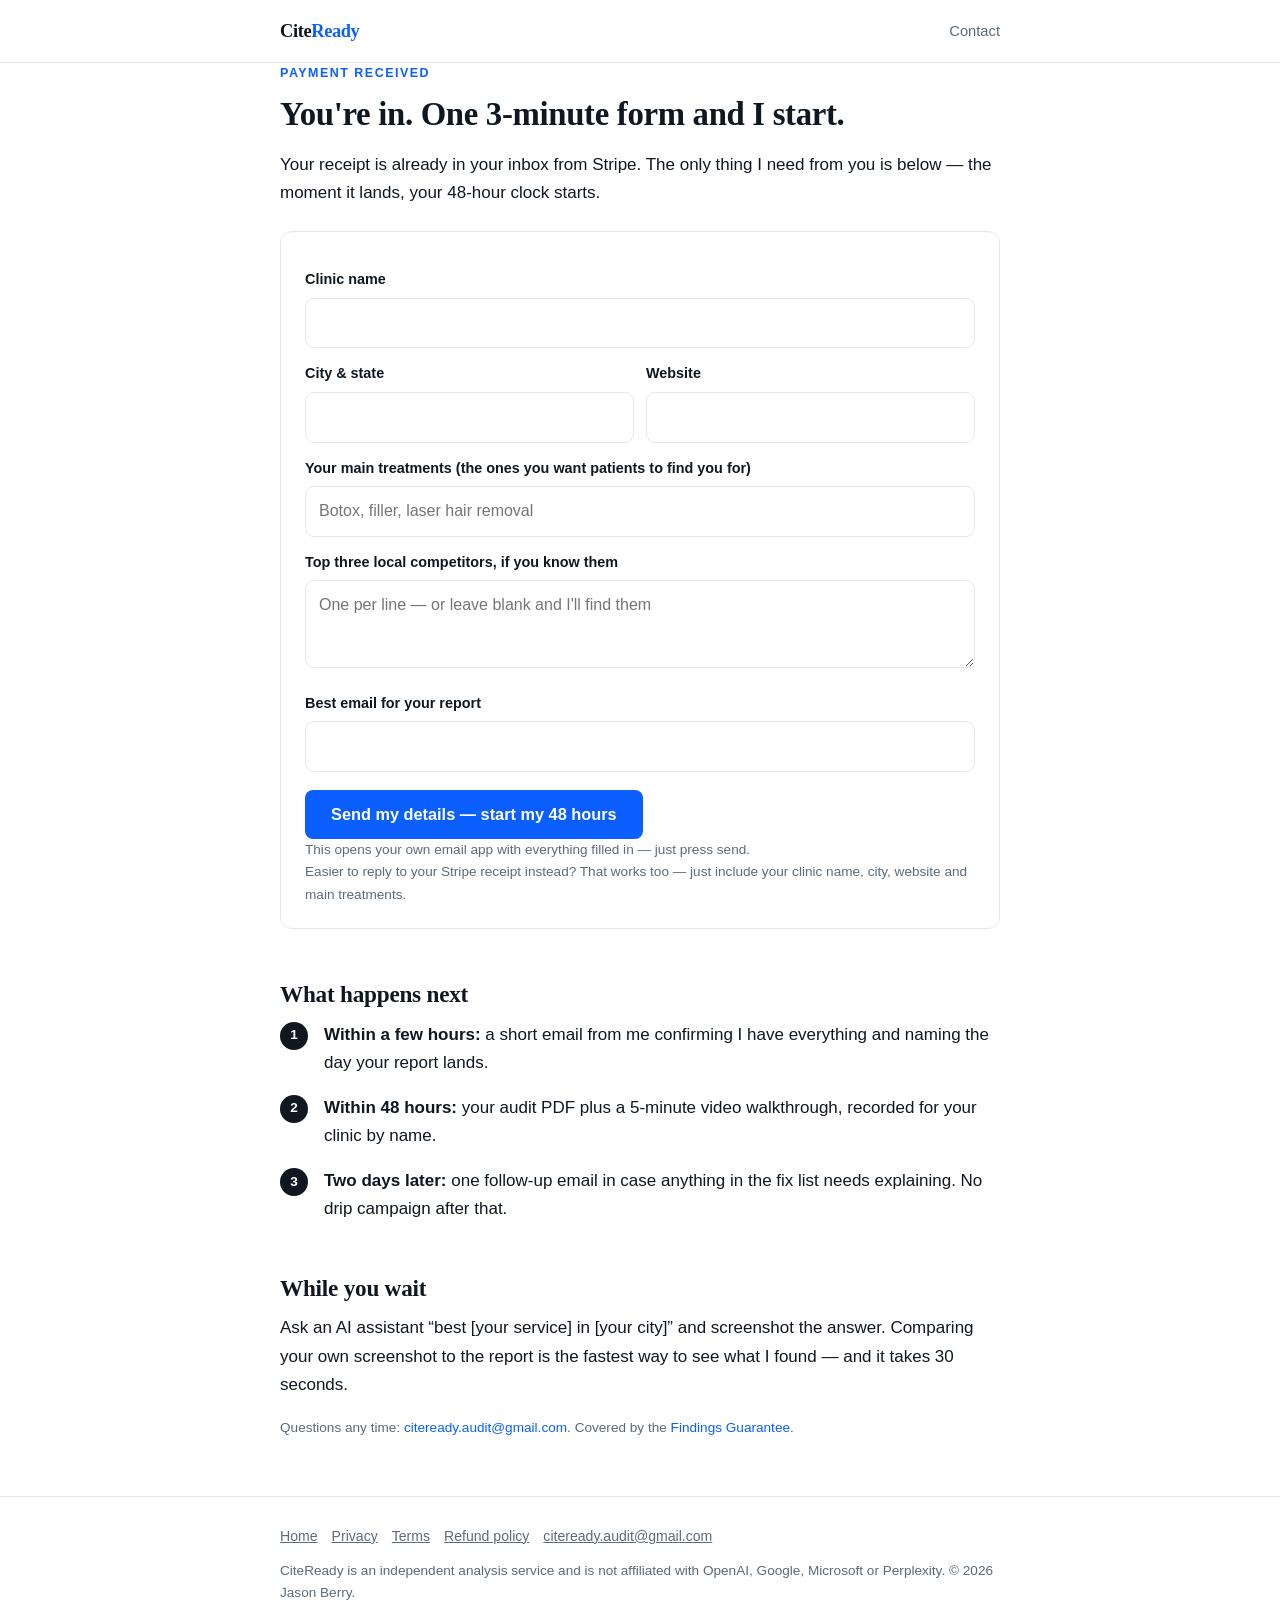
<file: thank-you.html>
<!DOCTYPE html>
<html lang="en">
<head>
<meta charset="utf-8">
<meta name="viewport" content="width=device-width, initial-scale=1">
<meta name="robots" content="noindex">
<title>You're in — here's what happens next | CiteReady</title>
<link rel="stylesheet" href="style.css">
<!-- ANALYTICS: paste your Cloudflare Web Analytics snippet here -->
</head>
<body>
<header class="site">
  <div class="wrap">
    <a class="logo" href="index.html">Cite<span>Ready</span></a>
    <nav><a href="mailto:citeready.audit@gmail.com">Contact</a></nav>
  </div>
</header>

<main class="wrap">
  <p class="eyebrow">Payment received</p>
  <h1>You're in. One 3-minute form and I start.</h1>
  <p class="sub">Your receipt is already in your inbox from Stripe. The only thing I need from you is below — the moment it lands, your 48-hour clock starts.</p>

  <div class="card">
    <form class="st" id="f" novalidate>
      <label for="clinic">Clinic name</label>
      <input id="clinic" type="text" autocomplete="organization">

      <div class="row2">
        <div>
          <label for="city">City &amp; state</label>
          <input id="city" type="text" autocomplete="address-level2">
        </div>
        <div>
          <label for="site">Website</label>
          <input id="site" type="text" autocomplete="url">
        </div>
      </div>

      <label for="services">Your main treatments (the ones you want patients to find you for)</label>
      <input id="services" type="text" placeholder="Botox, filler, laser hair removal">

      <label for="rivals">Top three local competitors, if you know them</label>
      <textarea id="rivals" placeholder="One per line &mdash; or leave blank and I'll find them"></textarea>

      <label for="email">Best email for your report</label>
      <input id="email" type="email" autocomplete="email">

      <button class="btn block" type="submit">Send my details &mdash; start my 48 hours</button>
      <p class="err" id="e">Please add your clinic name and city so I can start.</p>
      <p class="small" style="margin-bottom:0">This opens your own email app with everything filled in &mdash; just press send.</p>
    </form>
    <p class="small" style="margin-bottom:0">Easier to reply to your Stripe receipt instead? That works too &mdash; just include your clinic name, city, website and main treatments.</p>
  </div>

  <h2>What happens next</h2>
  <ol class="steps">
    <li><strong>Within a few hours:</strong> a short email from me confirming I have everything and naming the day your report lands.</li>
    <li><strong>Within 48 hours:</strong> your audit PDF plus a 5-minute video walkthrough, recorded for your clinic by name.</li>
    <li><strong>Two days later:</strong> one follow-up email in case anything in the fix list needs explaining. No drip campaign after that.</li>
  </ol>

  <h2>While you wait</h2>
  <p>Ask an AI assistant “best [your service] in [your city]” and screenshot the answer. Comparing your own screenshot to the report is the fastest way to see what I found — and it takes 30 seconds.</p>

  <p class="small">Questions any time: <a href="mailto:citeready.audit@gmail.com">citeready.audit@gmail.com</a>. Covered by the <a href="legal.html#refund">Findings Guarantee</a>.</p>
</main>

<footer class="site">
  <div class="wrap">
    <div class="row">
      <a href="index.html">Home</a><a href="legal.html#privacy">Privacy</a><a href="legal.html#terms">Terms</a><a href="legal.html#refund">Refund policy</a>
      <a href="mailto:citeready.audit@gmail.com">citeready.audit@gmail.com</a>
    </div>
    <p class="small">CiteReady is an independent analysis service and is not affiliated with OpenAI, Google, Microsoft or Perplexity. © <span id="y">2026</span> Jason Berry.</p>
  </div>
</footer>

<script>
(function(){
  var f=document.getElementById('f'),e=document.getElementById('e');
  function v(id){var el=document.getElementById(id);return el?(el.value||'').trim():''}
  f.addEventListener('submit',function(ev){
    ev.preventDefault();
    var req=['clinic','city'];
    for(var i=0;i<req.length;i++){
      if(!v(req[i])){e.style.display='block';document.getElementById(req[i]).focus();return}
    }
    e.style.display='none';
    var body=['Clinic: '+v('clinic'),'City/State: '+v('city'),'Website: '+v('site'),'Main treatments: '+v('services'),'Competitors: '+v('rivals'),'Report email: '+v('email'),'','Payment sent via Stripe — please start my AI Visibility Audit.'].join('\r\n');
    var subj='Audit intake — '+v('clinic');
    window.location.href='mailto:citeready.audit@gmail.com?subject='+encodeURIComponent(subj)+'&body='+encodeURIComponent(body);
  });
})();
</script>
<script>document.getElementById('y').textContent=new Date().getFullYear()</script>
</body>
</html>
</file>
<file: style.css>
/* CiteReady — single stylesheet. Two fonts, two colors, lots of whitespace. */
:root{
  --ink:#0f1720;
  --muted:#5b6b7b;
  --line:#e4e8ed;
  --bg:#ffffff;
  --soft:#f6f8fa;
  --brand:#0b5fff;
  --brand-dark:#0847bd;
  --warn:#b4342a;
  --ok:#0f7a52;
  --max:760px;
}
*{box-sizing:border-box}
html{-webkit-text-size-adjust:100%}
body{
  margin:0;background:var(--bg);color:var(--ink);
  font-family:-apple-system,BlinkMacSystemFont,"Segoe UI",Inter,Roboto,Helvetica,Arial,sans-serif;
  font-size:17px;line-height:1.65;
}
h1,h2,h3{font-family:Georgia,"Times New Roman",serif;line-height:1.25;letter-spacing:-.01em;margin:0 0 .5em}
h1{font-size:2.05rem}
h2{font-size:1.45rem;margin-top:2.2em}
h3{font-size:1.12rem;margin-top:1.6em}
p,ul,ol{margin:0 0 1.1em}
a{color:var(--brand);text-decoration:none}
a:hover{text-decoration:underline}
.wrap{max-width:var(--max);margin:0 auto;padding:0 20px}
header.site{border-bottom:1px solid var(--line);padding:16px 0;position:sticky;top:0;background:rgba(255,255,255,.96);backdrop-filter:blur(6px);z-index:9}
header.site .wrap{display:flex;align-items:center;justify-content:space-between;gap:16px}
.logo{font-family:Georgia,serif;font-weight:700;font-size:1.15rem;color:var(--ink);letter-spacing:-.02em}
.logo span{color:var(--brand)}
nav a{font-size:.92rem;color:var(--muted);margin-left:16px}
nav a:first-child{margin-left:0}
main{padding:44px 0 8px}
.hero p.sub{font-size:1.17rem;color:var(--muted);margin-bottom:1.6em}
.eyebrow{font-size:.78rem;text-transform:uppercase;letter-spacing:.12em;color:var(--brand);font-weight:700;margin-bottom:10px}
.btn{
  display:inline-block;background:var(--brand);color:#fff;font-weight:600;
  padding:15px 26px;border-radius:8px;font-size:1.02rem;border:0;cursor:pointer;
}
.btn:hover{background:var(--brand-dark);text-decoration:none}
.btn.ghost{background:transparent;color:var(--brand);border:1.5px solid var(--brand)}
.btn.ghost:hover{background:var(--soft)}
.btn.block{display:block;text-align:center}
.cta-row{display:flex;flex-wrap:wrap;gap:12px;align-items:center;margin:1.4em 0}
.cta-note{font-size:.88rem;color:var(--muted)}
.card{border:1px solid var(--line);border-radius:12px;padding:22px 24px;margin:1.4em 0;background:#fff}
.card.soft{background:var(--soft);border-color:transparent}
.proof{border:1px solid var(--line);border-radius:12px;overflow:hidden;margin:1.6em 0;background:var(--soft)}
.proof img{display:block;width:100%;height:auto}
.proof .cap{font-size:.85rem;color:var(--muted);padding:10px 14px;border-top:1px solid var(--line);background:#fff}
.placeholder{
  display:flex;align-items:center;justify-content:center;text-align:center;
  min-height:230px;padding:24px;color:var(--muted);font-size:.9rem;
  background:repeating-linear-gradient(45deg,#f2f5f8,#f2f5f8 12px,#eef2f6 12px,#eef2f6 24px);
}
ul.check{list-style:none;padding:0}
ul.check li{padding-left:30px;position:relative;margin-bottom:.65em}
ul.check li:before{content:"✓";position:absolute;left:4px;top:0;color:var(--ok);font-weight:700}
ul.x{list-style:none;padding:0}
ul.x li{padding-left:30px;position:relative;margin-bottom:.5em}
ul.x li:before{content:"✕";position:absolute;left:5px;top:0;color:var(--warn);font-weight:700}
.steps{counter-reset:s;list-style:none;padding:0}
.steps li{counter-increment:s;padding-left:44px;position:relative;margin-bottom:1em}
.steps li:before{
  content:counter(s);position:absolute;left:0;top:1px;width:28px;height:28px;border-radius:50%;
  background:var(--ink);color:#fff;font-size:.85rem;font-weight:700;display:flex;align-items:center;justify-content:center;
}
.price{display:flex;align-items:baseline;gap:12px;flex-wrap:wrap;margin-bottom:.4em}
.price .now{font-family:Georgia,serif;font-size:2.4rem;font-weight:700}
.price .was{color:var(--muted);text-decoration:line-through;font-size:1.15rem}
.pill{display:inline-block;font-size:.75rem;font-weight:700;letter-spacing:.06em;text-transform:uppercase;background:#fff2e8;color:#a8480f;padding:5px 10px;border-radius:99px}
.score{display:inline-flex;align-items:center;gap:10px;font-family:Georgia,serif;font-size:1.05rem}
.score b{font-size:1.6rem;color:var(--warn)}
table{width:100%;border-collapse:collapse;font-size:.94rem;margin:1.2em 0;display:block;overflow-x:auto}
th,td{text-align:left;padding:11px 12px;border-bottom:1px solid var(--line);vertical-align:top}
th{font-size:.78rem;text-transform:uppercase;letter-spacing:.07em;color:var(--muted)}
details{border-bottom:1px solid var(--line);padding:14px 0}
details summary{cursor:pointer;font-weight:600;list-style:none}
details summary::-webkit-details-marker{display:none}
details summary:before{content:"+ ";color:var(--brand);font-weight:700}
details[open] summary:before{content:"– "}
details p{margin:.8em 0 0;color:var(--muted)}
blockquote{margin:1.4em 0;padding:16px 20px;border-left:3px solid var(--brand);background:var(--soft);border-radius:0 8px 8px 0}
blockquote p{margin:0}
blockquote cite{display:block;margin-top:8px;font-size:.87rem;color:var(--muted);font-style:normal}
.founder{display:flex;gap:20px;align-items:flex-start;flex-wrap:wrap}
.founder .ph{width:110px;height:110px;border-radius:50%;flex:0 0 auto;background:var(--soft);border:1px solid var(--line);display:flex;align-items:center;justify-content:center;font-size:.72rem;color:var(--muted);text-align:center;padding:8px}
.founder div{flex:1 1 260px}
hr{border:0;border-top:1px solid var(--line);margin:2.6em 0}
footer.site{border-top:1px solid var(--line);margin-top:56px;padding:28px 0 44px;font-size:.88rem;color:var(--muted)}
footer.site a{color:var(--muted);text-decoration:underline}
footer.site .row{display:flex;flex-wrap:wrap;gap:14px;margin-bottom:12px}
.small{font-size:.85rem;color:var(--muted)}
.embed{width:100%;min-height:620px;border:0}
@media(max-width:640px){
  body{font-size:16px}
  h1{font-size:1.7rem}
  main{padding:30px 0 4px}
  .btn{display:block;text-align:center;width:100%}
  nav a{margin-left:12px;font-size:.85rem}
}

/* self-contained forms (compose an email in the visitor's own client — no third-party embed) */
form.st label{display:block;font-weight:600;font-size:.9rem;margin:14px 0 6px}
form.st input,form.st textarea{width:100%;font:inherit;font-size:1rem;padding:11px 13px;border:1px solid var(--line);border-radius:9px;background:#fff;color:inherit;box-sizing:border-box}
form.st input:focus,form.st textarea:focus{outline:2px solid var(--brand);outline-offset:1px;border-color:var(--brand)}
form.st textarea{min-height:88px;resize:vertical}
form.st .btn{margin-top:18px}
form.st .err{display:none;color:#b42318;font-size:.85rem;margin-top:10px;font-weight:600}
form.st .row2{display:flex;gap:12px}
form.st .row2>div{flex:1}
@media(max-width:560px){form.st .row2{display:block}}
</file>
